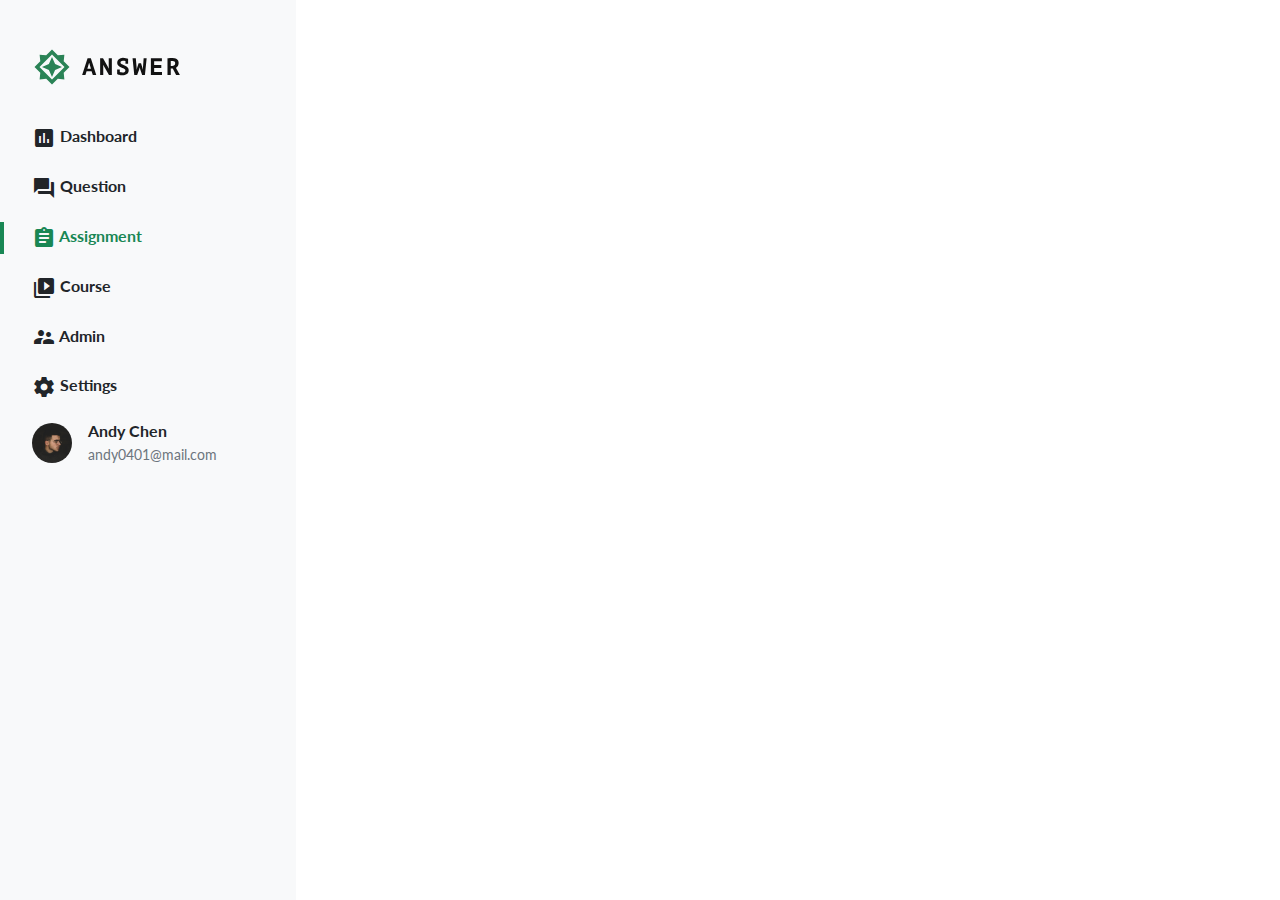
<file: index.html>
<!DOCTYPE html>
<html lang="en">

  <head>
    <meta charset="UTF-8">
    <meta name="viewport" content="width=device-width, initial-scale=1.0">
    <meta http-equiv="X-UA-Compatible" content="ie=edge">
    <title>Boostrap Index</title>
    <link rel="preconnect" href="https://fonts.googleapis.com">
    <link rel="preconnect" href="https://fonts.gstatic.com" crossorigin>
    <link href="https://fonts.googleapis.com/css2?family=Lato:wght@400;700&family=Roboto+Mono&display=swap"
      rel="stylesheet">
    <link href="https://fonts.googleapis.com/icon?family=Material+Icons" rel="stylesheet">
    <link rel="stylesheet" href="https://cdnjs.cloudflare.com/ajax/libs/font-awesome/5.13.0/css/all.min.css" />
    <link rel="stylesheet" href="./assets/style/all.css">
  </head>

  <body>
    <div class="d-flex">
      <nav class="nav-aside vh-100 bg-light py-8">
        <div class="d-flex flex-column justify-content-between">
          <h1 class="logo-img pb-5">
            <a href="#" class="ps-8">
              <img src="./assets/images/logo-ANSWER.svg" alt="logo-ANSWER">
            </a>
          </h1>
          <ul class="list-unstyled">
            <li class="fw-bold">
              <a href="#" class="navbar-side-link text-decoration-none py-1 ps-8 mb-4">
                <span class="material-icons align-middle">assessment</span>
                Dashboard
              </a>
            </li>
            <li class="fw-bold">
              <a href="#" class="navbar-side-link text-decoration-none py-1 ps-8 mb-4">
                <span class="material-icons align-middle">question_answer</span>
                Question
              </a>
            </li>
            <li class="fw-bold">
              <a href="#" class="navbar-side-link text-decoration-none py-1 ps-8 mb-4 active">
                <span class="material-icons align-middle">assignment</span>
                Assignment
              </a>
            </li>
            <li class="fw-bold">
              <a href="#" class="navbar-side-link text-decoration-none py-1 ps-8 mb-4">
                <span class="material-icons align-middle">video_library</span>
                Course
              </a>
            </li>
            <li class="fw-bold">
              <a href="#" class="navbar-side-link text-decoration-none py-1 ps-8 mb-4">
                <span class="material-icons align-middle">supervisor_account</span>
                Admin
              </a>
            </li>
            <li class="fw-bold">
              <a href="#" class="navbar-side-link text-decoration-none py-1 ps-8">
                <span class="material-icons align-middle">settings</span>
                Settings
              </a>
            </li>
          </ul>
  
          <div class="d-flex align-items-center">
            <div class="user-img overflow-hidden rounded-circle ms-8 me-4">
              <img src="./assets/images/andychen.jpeg" alt="andychen">
            </div>
            <div class="user-info">
              <h3 class="h6 fw-bold mb-0">Andy Chen</h3>
              <p class="user-mail mb-0">andy0401@mail.com</p>
            </div>
          </div>
        </div>
      </nav>

  
      

    </div>


    <script src="./assets/js/vendors.js"></script>
    <script src="./assets/js/all.js"></script>
  </body>

</html>
</file>
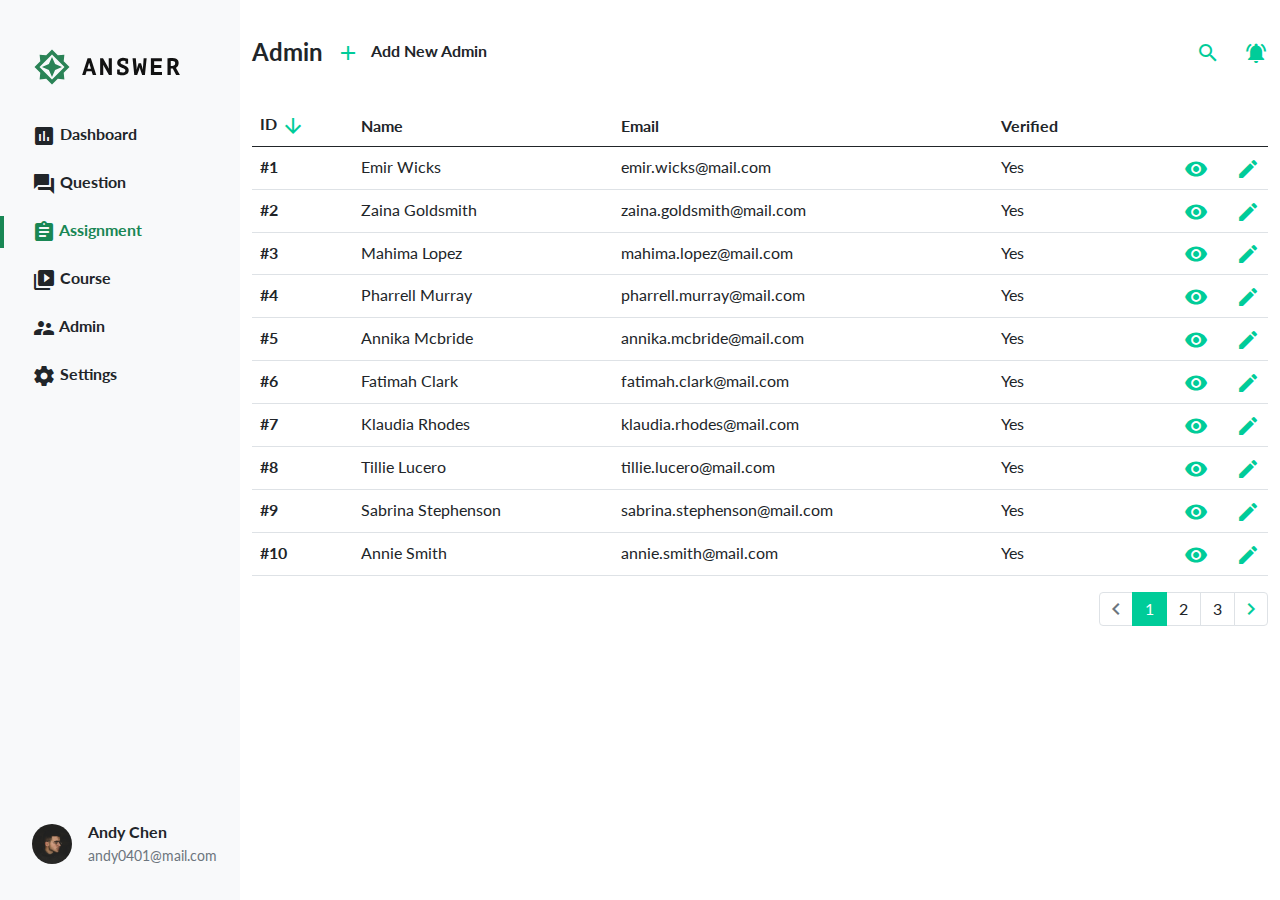
<file: admin.html>
<!DOCTYPE html>
<html lang="en">

  <head>
    <meta charset="UTF-8">
    <meta name="viewport" content="width=device-width, initial-scale=1.0">
    <meta http-equiv="X-UA-Compatible" content="ie=edge">
    <title>Admin | Answer</title>
    <link rel="preconnect" href="https://fonts.googleapis.com">
    <link rel="preconnect" href="https://fonts.gstatic.com" crossorigin>
    <link href="https://fonts.googleapis.com/css2?family=Lato:wght@400;700&family=Roboto+Mono&display=swap"
      rel="stylesheet">
    <link href="https://fonts.googleapis.com/icon?family=Material+Icons" rel="stylesheet">
    <link rel="stylesheet" href="https://cdnjs.cloudflare.com/ajax/libs/font-awesome/5.13.0/css/all.min.css" />
    <link rel="stylesheet" href="./assets/style/all.css">
  </head>

  <body>
    <div class="d-flex">
      <nav class="nav-aside vh-100 bg-light py-8">
        <div class="d-flex flex-column justify-content-between h-100">
          <div class="nav-list">
            <h1 class="logo-img pb-5">
              <a href="#" class="ps-8">
                <img src="./assets/images/logo-ANSWER.svg" alt="logo-ANSWER">
              </a>
            </h1>
            <ul class="list-unstyled">
              <li class="fw-bold lh-1">
                <a href="#" class="navbar-side-link text-decoration-none py-1 ps-8 mb-4">
                  <span class="material-icons align-middle">assessment</span>
                  Dashboard
                </a>
              </li>
              <li class="fw-bold lh-1">
                <a href="#" class="navbar-side-link text-decoration-none py-1 ps-8 mb-4">
                  <span class="material-icons align-middle">question_answer</span>
                  Question
                </a>
              </li>
              <li class="fw-bold lh-1">
                <a href="./index.html" class="navbar-side-link text-decoration-none py-1 ps-8 mb-4 active">
                  <span class="material-icons align-middle">assignment</span>
                  Assignment
                </a>
              </li>
              <li class="fw-bold lh-1">
                <a href="#" class="navbar-side-link text-decoration-none py-1 ps-8 mb-4">
                  <span class="material-icons align-middle">video_library</span>
                  Course
                </a>
              </li>
              <li class="fw-bold lh-1">
                <a href="./admin.html" class="navbar-side-link text-decoration-none py-1 ps-8 mb-4">
                  <span class="material-icons align-middle">supervisor_account</span>
                  Admin
                </a>
              </li>
              <li class="fw-bold lh-1">
                <a href="#" class="navbar-side-link text-decoration-none py-1 ps-8">
                  <span class="material-icons align-middle">settings</span>
                  Settings
                </a>
              </li>
            </ul>
          </div>
  
          <div class="d-flex align-items-center">
            <div class="user-img overflow-hidden rounded-circle ms-8 me-4">
              <img src="./assets/images/andychen.jpeg" alt="andychen">
            </div>
            <div class="user-info">
              <h3 class="h6 fw-bold mb-0">Andy Chen</h3>
              <p class="user-mail mb-0 text-secondary small">andy0401@mail.com</p>
            </div>
          </div>
        </div>
      </nav>

      
<div class="container">
    <header class="d-flex justify-content-between align-items-center my-8">
        <div class="d-flex align-items-center">
            <h2 class="h4 fw-bold me-12 mb-0">Admin</h2>
            <!-- New Admin -->
            <!-- Button trigger modal -->
            <button type="button" class="btn fw-bold" data-bs-toggle="modal" data-bs-target="#addNewAdmin">
                <span class="material-icons text-primary align-middle me-2">
                    add
                </span>
                Add New Admin
            </button>
            <!-- Add New Admin Modal -->
            <div class="modal fade" id="addNewAdmin" tabindex="-1" aria-labelledby="exampleModalLabel" aria-hidden="true">
                <div class="modal-dialog modal-dialog-scrollable modal-dialog-centered">
                    <div class="modal-content">
                        <div class="modal-header p-8 border-0">
                            <h5 class="modal-title h4 fw-bold" id="exampleModalLabel">New Admin</h5>
                            <a href="" data-bs-dismiss="modal" aria-label="Close">
                                <span class="material-icons align-middle">
                                    clear
                                </span>
                            </a>
                        </div>
                        <div class="modal-body px-8 py-0">
                            <div class="border-bottom">
                                <h5 class="mb-4 fw-bold">Account</h5>
                                <form action="" method="get">
                                    <label class="small mb-1 d-block">Name
                                        <input class="form-control p-4 mb-4 border-dark" type="text" name="name" />
                                    </label>
                                    <label class="small mb-1 d-block">Email
                                        <input class="form-control p-4 mb-6 border-dark" type="email" name="email" />
                                    </label>
                                </form>
                            </div>
                            <div class="border-bottom mt-6">
                                <h5 class="mb-4 fw-bold">Verification</h5>
                                <p class="fw-bold">
                                    <span class="material-icons text-danger align-middle me-2">
                                        report_problem
                                    </span>
                                    Unverified
                                </p>
                                <button class="btn btn-outline-primary border fw-bold py-4 w-100 mb-6">Send Verification Mail</button>
                            </div>
                            <div class="border-bottom mt-6">
                                <h5 class="mb-4 fw-bold">Access Level</h5>
                                <select class="form-select p-4 text-secondary mb-6" aria-label="Default select example">
                                    <option selected>-Choose access level-</option>
                                    <option value="1">One</option>
                                    <option value="2">Two</option>
                                    <option value="3">Three</option>
                                    <option value="Admir">Admir</option>
                                </select>
                            </div>
                            <div class="mt-6 pb-8">
                                <h5 class="mb-4 fw-bold">Custom Access</h5>
                                <div class="form-check mb-4">
                                    <label class="form-check-label">
                                        <input class="form-check-input border-dark" type="checkbox" value="">
                                        Lecture
                                    </label>
                                </div>
                                <div class="form-check mb-4">
                                    <label class="form-check-label">
                                        <input class="form-check-input border-dark" type="checkbox" value="">
                                        Coupon
                                    </label>
                                </div>
                                <div class="form-check mb-4">
                                    <label class="form-check-label">
                                        <input class="form-check-input border-dark" type="checkbox" value="">
                                        Message
                                    </label>
                                </div>
                                <div class="form-check mb-4">
                                    <label class="form-check-label">
                                        <input class="form-check-input border-dark" type="checkbox" value="">
                                        Setting
                                    </label>
                                </div>
                                <div class="form-check">
                                    <label class="form-check-label">
                                        <input class="form-check-input border-dark" type="checkbox" value="">
                                        Task Menu
                                    </label>
                                </div>
                            </div>

                        </div>
                        <div class="modal-footer py-2 px-6">
                            <button type="button" class="btn btn-outline-success rounded-1 py-2 px-8 m-2" data-bs-dismiss="modal">Cancel</button>
                            <button type="button" class="btn btn-success rounded-1 py-2 px-8 m-2">Add</button>
                        </div>
                    </div>
                </div>
            </div>
        </div>
        <div class="d-flex">
            <a href="#">
                <span class="material-icons align-middle me-6">
                    search
                </span>
            </a>
            <a href="#">
                <span class="material-icons align-middle">
                    notifications_active
                </span>
            </a>
        </div>
    </header>

    <main class="admin-list">
        <!-- Table -->
        <table class="table table-hover">
            <thead>
                <tr>
                    <th scope="col">ID 
                        <span class="material-icons fs-m align-middle text-primary">
                        arrow_downward
                        </span>
                    </th>
                    <th scope="col">Name</th>
                    <th scope="col">Email</th>
                    <th scope="col">Verified</th>
                    <th scope="col"> </th>
                </tr>
            </thead>
            <tbody>
                <tr>
                    <th scope="row">#1</th>
                    <td>Emir Wicks</td>
                    <td>emir.wicks@mail.com</td>
                    <td>Yes</td>
                    <th class="text-end">
                        <a href="#" class="d-inline-block me-6" data-bs-toggle="modal" data-bs-target="#viewModal">
                            <span class="material-icons align-middle">
                                visibility
                            </span>
                        </a>
                        <!-- View Modal -->
                        <div class="modal fade text-start" id="viewModal" tabindex="-1" aria-labelledby="exampleModalLabel" aria-hidden="true">
                            <div class="modal-dialog modal-dialog-centered">
                                <div class="modal-content p-8">
                                    <div class="modal-body border-0 d-flex p-0">
                                        <img src="./assets/images/emir.jpeg" alt="emir" class="modal-view-img me-6">
                                        <div class="d-flex justify-content-between">
                                            <div class="modal-view-info fw-normal lh-sm">
                                                <p class="mb-1">#1</p>
                                                <p class="mb-0">Admin</p>
                                                <h4 class="mb-1 fw-bold">Emir Wicks</h4>
                                                <p class="small text-secondary mb-4">emir.wicks@mail.com</p>
                                                <span class="small py-1 px-2 bg-light">Verified</span>
                                            </div>
                                            <div class="d-flex flex-column justify-content-between">
                                                <a href="#" data-bs-dismiss="modal" aria-label="Close">
                                                    <span class="material-icons align-middle">
                                                        clear
                                                    </span>
                                                </a>
                                                <a data-bs-toggle="collapse" href="#viewModalCollapse" role="button" aria-expanded="false" aria-controls="viewModalCollapse" class="view-expandmore">
                                                    <span class="material-icons align-middle">
                                                        expand_more
                                                    </span>                                            
                                                </a>
                                                <a data-bs-toggle="collapse" href="#viewModalCollapse" role="button" aria-expanded="false"
                                                    aria-controls="viewModalCollapse" class="view-expandless d-none">
                                                    <span class="material-icons align-middle">
                                                        expand_less
                                                    </span>
                                                </a>
                                            </div>
                                        </div>
                                    </div> 
                                    <!-- 折疊區塊 (Collapse) -->
                                    <div class="collapse" id="viewModalCollapse">
                                        <div class="mt-8 text-end">
                                            <button type="button" class="btn btn-outline-danger fw-bold rounded-1 py-2 px-8 me-4">Deactivate</button>
                                            <button type="button" class="btn btn-success fw-bold rounded-1 py-2 px-8">Edit</button>
                                        </div>
                                    </div>
                                </div>
                            </div>
                        </div>
                        <a href="#" class="d-inline-block" data-bs-toggle="modal" data-bs-target="#editModal">
                            <span class="material-icons align-middle">
                                edit
                            </span>                    
                        </a>
                        <!-- Edit Modal -->
                        <div class="modal fade text-start" id="editModal" tabindex="-1" aria-labelledby="exampleModalLabel" aria-hidden="true">
                            <div class="modal-dialog modal-dialog-scrollable modal-dialog-centered">
                                <div class="modal-content">
                                    <div class="modal-header p-8 border-0">
                                        <h5 class="modal-title h4 fw-bold" id="exampleModalLabel">Edit Admin</h5>
                                        <a href="" data-bs-dismiss="modal" aria-label="Close">
                                            <span class="material-icons align-middle">
                                                clear
                                            </span>
                                        </a>
                                    </div>
                                    <div class="modal-body px-8 py-0">
                                        <div class="border-bottom">
                                            <h5 class="mb-4 fw-bold">Account</h5>
                                            <form action="" method="get">
                                                <label class="small mb-1 d-block">Name
                                                    <input class="form-control p-4 mb-4" type="text" name="name" readonly value="Emir Wicks"/>
                                                </label>
                                                
                                                <label class="small mb-1 d-block">Email
                                                    <input class="form-control p-4 mb-6" type="email" name="email" readonly value="emir.wicks@mail.com"/>
                                                </label>                                                
                                            </form>
                                        </div>
                                        <div class="border-bottom mt-6">
                                            <h5 class="mb-4 fw-bold">Verification</h5>
                                            <div class="d-flex justify-content-between">
                                                <p class="fw-bold">
                                                    <span class="material-icons text-success align-middle me-2">
                                                        check_circle
                                                    </span>
                                                    Verified
                                                </p>
                                                <span class="small fw-normal">2020/4/12</span>
                                            </div>
                                            <button class="btn border fw-bold gray-400 py-4 w-100 mb-6" disabled>Send Verification
                                                Mail</button>
                                        </div>
                                        <div class="border-bottom mt-6">
                                            <h5 class="mb-4 fw-bold">Access Level</h5>
                                            <select class="form-select p-4 mb-6" aria-label="Default select example">
                                                <option selected>-Choose access level-</option>
                                                <option value="1">One</option>
                                                <option value="2">Two</option>
                                                <option value="3">Three</option>
                                                <option value="admin" selected="selected">Admin</option>                                                
                                            </select>
                                        </div>
                                        <div class="border-bottom mt-6">
                                            <h5 class="mb-4 fw-bold">Custom Access</h5>
                                            <div class="form-check mb-4">
                                                <label class="form-check-label">
                                                    <input class="form-check-input border-dark" type="checkbox" value="" >
                                                    Lecture
                                                </label>
                                            </div>
                                            <div class="form-check mb-4">
                                                <label class="form-check-label">
                                                    <input class="form-check-input border-dark" type="checkbox" value="">
                                                    Coupon
                                                </label>
                                            </div>
                                            <div class="form-check mb-4">
                                                <label class="form-check-label">
                                                    <input class="form-check-input border-dark" type="checkbox" value="">
                                                    Message
                                                </label>
                                            </div>
                                            <div class="form-check mb-4">
                                                <label class="form-check-label">
                                                    <input class="form-check-input border-dark" type="checkbox" value="">
                                                    Setting
                                                </label>
                                            </div>
                                            <div class="form-check mb-6">
                                                <label class="form-check-label">
                                                    <input class="form-check-input border-dark" type="checkbox" value="">
                                                    Task Menu
                                                </label>
                                            </div>
                                        </div>
                                        <div class="mt-6 pb-8">
                                            <h5 class="mb-4 fw-bold">Deactivate Account</h5>
                                            <p class="text-danger fw-normal">
                                                <span class="material-icons align-middle me-2">
                                                    report_problem
                                                </span>
                                                This cannot be undone!
                                            </p>
                                            <button class="btn btn-outline-danger fw-bold py-4 w-100 mb-6">
                                                Deactivate This Account
                                            </button>
                                        </div>
                        
                                    </div>
                                    <div class="modal-footer py-2 px-6">
                                        <button type="button" class="btn btn-outline-success rounded-1 py-2 px-8 m-2"
                                            data-bs-dismiss="modal">Cancel</button>
                                        <button type="button" class="btn btn-success rounded-1 py-2 px-8 m-2">Update</button>
                                    </div>
                                </div>
                            </div>
                        </div>
                    </th>
                </tr>
                <tr>
                    <th scope="row">#2</th>
                    <td>Zaina Goldsmith</td>
                    <td>zaina.goldsmith@mail.com</td>
                    <td>Yes</td>
                    <th class="text-end">
                        <a href="#" class="d-inline-block me-6">
                            <span class="material-icons align-middle">
                                visibility
                            </span>
                        </a>
                        <a href="#" class="d-inline-block">
                            <span class="material-icons align-middle">
                                edit
                            </span>
                        </a>
                    </th>
                </tr>
                <tr>
                    <th scope="row">#3</th>
                    <td>Mahima Lopez</td>
                    <td>mahima.lopez@mail.com</td>
                    <td>Yes</td>
                    <th class="text-end">
                        <a href="#" class="d-inline-block me-6">
                            <span class="material-icons align-middle">
                                visibility
                            </span>
                        </a>
                        <a href="#" class="d-inline-block">
                            <span class="material-icons align-middle">
                                edit
                            </span>
                        </a>
                    </th>
                </tr>
                <tr>
                    <th scope="row">#4</th>
                    <td>Pharrell Murray</td>
                    <td>pharrell.murray@mail.com</td>
                    <td>Yes</td>
                    <th class="text-end">
                        <a href="#" class="d-inline-block me-6">
                            <span class="material-icons align-middle">
                                visibility
                            </span>
                        </a>
                        <a href="#" class="d-inline-block">
                            <span class="material-icons align-middle">
                                edit
                            </span>
                        </a>
                    </th>
                </tr>
                <tr>
                    <th scope="row">#5</th>
                    <td>Annika Mcbride</td>
                    <td>annika.mcbride@mail.com</td>
                    <td>Yes</td>
                    <th class="text-end">
                        <a href="#" class="d-inline-block me-6">
                            <span class="material-icons align-middle">
                                visibility
                            </span>
                        </a>
                        <a href="#" class="d-inline-block">
                            <span class="material-icons align-middle">
                                edit
                            </span>
                        </a>
                    </th>
                </tr>
                <tr>
                    <th scope="row">#6</th>
                    <td>Fatimah Clark</td>
                    <td>fatimah.clark@mail.com</td>
                    <td>Yes</td>
                    <th class="text-end">
                        <a href="#" class="d-inline-block me-6">
                            <span class="material-icons align-middle">
                                visibility
                            </span>
                        </a>
                        <a href="#" class="d-inline-block">
                            <span class="material-icons align-middle">
                                edit
                            </span>
                        </a>
                    </th>
                </tr>
                <tr>
                    <th scope="row">#7</th>
                    <td>Klaudia Rhodes</td>
                    <td>klaudia.rhodes@mail.com</td>
                    <td>Yes</td>
                    <th class="text-end">
                        <a href="#" class="d-inline-block me-6">
                            <span class="material-icons align-middle">
                                visibility
                            </span>
                        </a>
                        <a href="#" class="d-inline-block">
                            <span class="material-icons align-middle">
                                edit
                            </span>
                        </a>
                    </th>
                </tr>
                <tr>
                    <th scope="row">#8</th>
                    <td>Tillie Lucero</td>
                    <td>tillie.lucero@mail.com</td>
                    <td>Yes</td>
                    <th class="text-end">
                        <a href="#" class="d-inline-block me-6">
                            <span class="material-icons align-middle">
                                visibility
                            </span>
                        </a>
                        <a href="#" class="d-inline-block">
                            <span class="material-icons align-middle">
                                edit
                            </span>
                        </a>
                    </th>
                </tr>
                <tr>
                    <th scope="row">#9</th>
                    <td>Sabrina Stephenson</td>
                    <td>sabrina.stephenson@mail.com</td>
                    <td>Yes</td>
                    <th class="text-end">
                        <a href="#" class="d-inline-block me-6">
                            <span class="material-icons align-middle">
                                visibility
                            </span>
                        </a>
                        <a href="#" class="d-inline-block">
                            <span class="material-icons align-middle">
                                edit
                            </span>
                        </a>
                    </th>
                </tr>
                <tr>
                    <th scope="row">#10</th>
                    <td>Annie Smith</td>
                    <td>annie.smith@mail.com</td>
                    <td>Yes</td>
                    <th class="text-end">
                        <a href="#" class="d-inline-block me-6">
                            <span class="material-icons align-middle">
                                visibility
                            </span>
                        </a>
                        <a href="#" class="d-inline-block">
                            <span class="material-icons align-middle">
                                edit
                            </span>
                        </a>
                    </th>
                </tr>
            </tbody>
        </table>

        <!-- 分頁(Pagination) -->
        <nav aria-label="Page navigation">
            <ul class="pagination justify-content-end">
                <li class="page-item disabled">
                    <span class="material-icons page-link p-1">
                        chevron_left
                    </span>
                </li>
                <li class="page-item active" aria-current="page">
                    <sapn class="page-link py-1 px-3" href="#">1</sapn>
                </li>
                <li class="page-item">
                    <a class="page-link text-dark py-1 px-3" href="#">2</a>
                </li>
                <li class="page-item">
                    <a class="page-link text-dark py-1 px-3" href="#">3</a>
                </li>
                <li class="page-item">
                    <a href="#" class="page-link p-1 lh-1">
                        <span class="material-icons align-middle">
                            chevron_right
                        </span>
                    </a>
                </li>
            </ul>
        </nav>

    </main>
</div>

    </div>

    <!-- ckeditor -->
    <script src="https://cdn.ckeditor.com/ckeditor5/35.0.1/classic/ckeditor.js"></script>

    <script src="./assets/js/vendors.js"></script>
    <script src="./assets/js/all.js"></script>
  </body>

</html>
</file>
